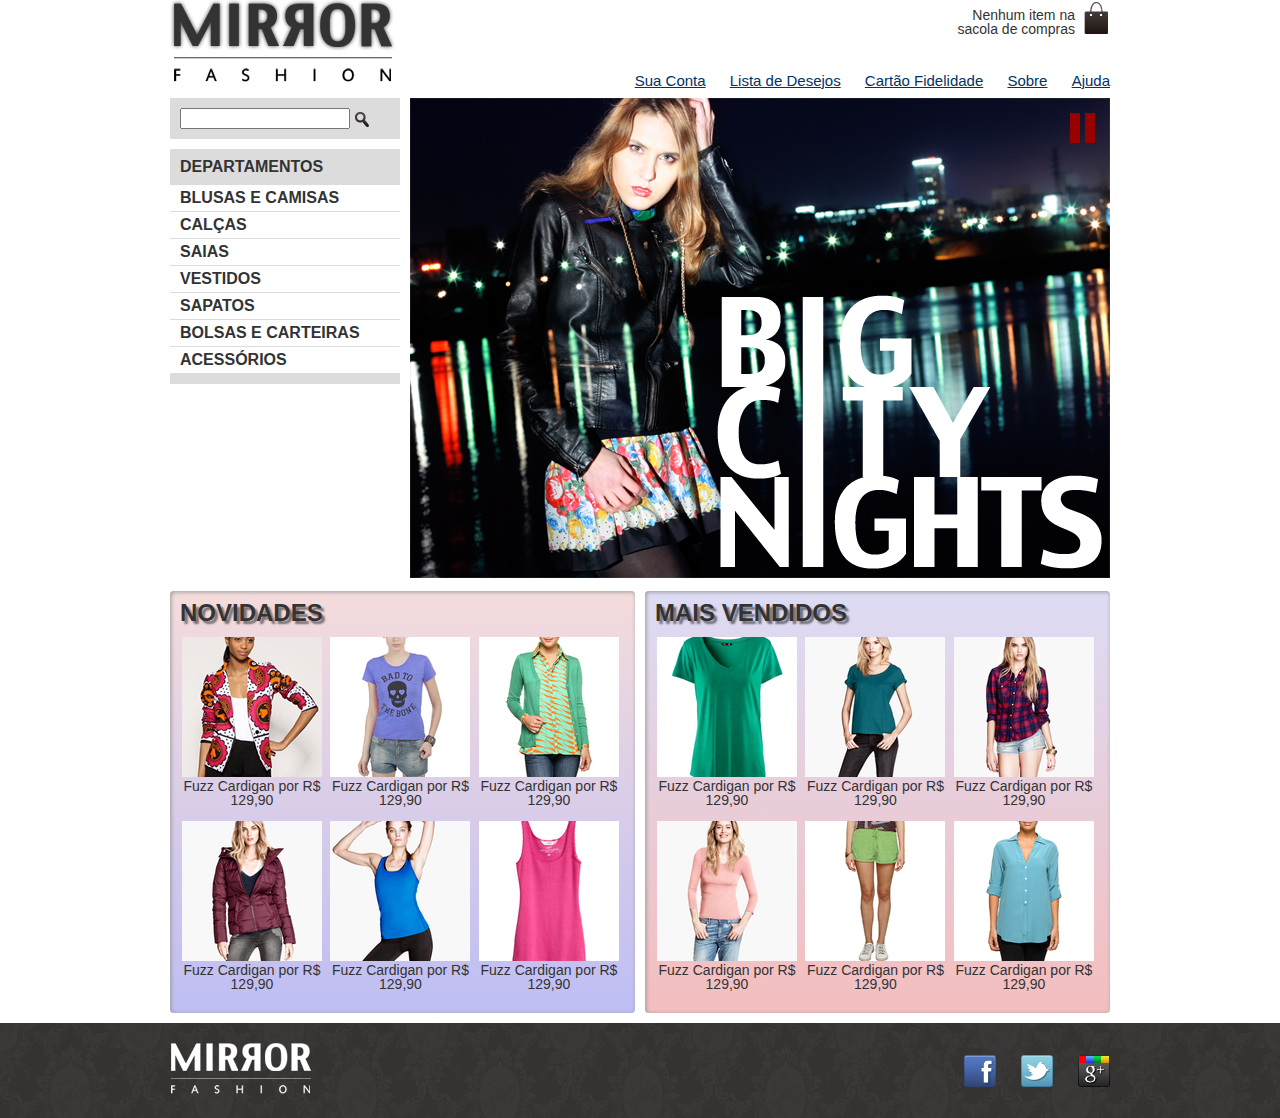
<file: index.html>
<!DOCTYPE html>

<html lang="pt-BR">

<head>
	<meta charset="UTF-8">
	<meta http-equiv="X-UA-Compatible" content="IE=edge">
	<meta name="viewport" content="width=device-width, initial-scale=1.0">
	<link rel="stylesheet" href="css/estilos.css">
	<link rel="stylesheet" href="css/reset_meyer.css">
	<link rel="stylesheet" href="css/mobile.css" media="(max-width: 939px)">
	<title>Mirror Fashion</title>
</head>

<body>
	<header class="container">
		<h1><img src="img/logo.png" alt="Mirror Fashion"></h1>
		
		<p class="sacola">
			Nenhum item na sacola de compras
		</p>
		
		<nav class="menu-opcoes">
			<ul>
				<li><a href="#">Sua Conta</a></li>
				<li><a href="#">Lista de Desejos</a></li>
				<li><a href="#">Cartão Fidelidade</a></li>
				<li><a href="sobre.html">Sobre</a></li>
				<li><a href="#">Ajuda</a></li>
			</ul>			
		</nav>
	</header>	
	
	<div class="container destaque">
	
		<section class="busca">
			<form>
				<input type="search">
				<input type="image" src="img/busca.png">
			</form>
		</section><!-- fim .busca -->
		
		<section class="menu-departamentos">
			<h2>Departamentos</h2>
			<nav>
				<ul>
					<li><a href="#">Blusas e Camisas</a>
						<ul>
							<li><a href="#">Manga curta</a></li>
							<li><a href="#">Manga comprida</a></li>
							<li><a href="#">Camisa social</a></li>
							<li><a href="#">Camisa casual</a></li>
						</ul>
					</li>
					<li><a href="#">Calças</a></li>
					<li><a href="#">Saias</a></li>
					<li><a href="#">Vestidos</a></li>
					<li><a href="#">Sapatos</a></li>
					<li><a href="#">Bolsas e Carteiras</a></li>
					<li><a href="#">Acessórios</a></li>
				</ul>
			</nav>
		</section><!-- fim .menu-departamentos -->
		
		<img src="img/destaque-home.png" alt="Promoção: Big City Night">
		<a href="#" class="pause"></a>
			
		<script src="js/home.js"></script>
	</div><!-- fim .container .destaque -->
	<div class="container paineis"><!-- os paineis de novidades e mais vendidos entrarão aqui dentro -->
		<section class="painel novidades">
			<h2>Novidades</h2>
			<ol>
				<!-- primeiro produto -->
				<li>
					<a href="produto.html">
						<figure>
							<img src="img/produtos/miniatura1.png">
							<figcaption>Fuzz Cardigan por R$ 129,90</figcaption>
						</figure>
					</a>					
				</li>
				<li>
					<a href="produto.html">
						<figure>
							<img src="img/produtos/miniatura2.png">
							<figcaption>Fuzz Cardigan por R$ 129,90</figcaption>
						</figure>
					</a>
				</li>
				<li>
					<a href="produto.html">
						<figure>
							<img src="img/produtos/miniatura3.png">
							<figcaption>Fuzz Cardigan por R$ 129,90</figcaption>
						</figure>
					</a>
				</li>
				<li>
					<a href="produto.html">
						<figure>
							<img src="img/produtos/miniatura4.png">
							<figcaption>Fuzz Cardigan por R$ 129,90</figcaption>
						</figure>
					</a>
				</li>
				<li>
					<a href="produto.html">
						<figure>
							<img src="img/produtos/miniatura5.png">
							<figcaption>Fuzz Cardigan por R$ 129,90</figcaption>
						</figure>
					</a>
				</li>
				<li>
					<a href="produto.html">
						<figure>
							<img src="img/produtos/miniatura6.png">
							<figcaption>Fuzz Cardigan por R$ 129,90</figcaption>
						</figure>
					</a>
				</li>
				<!-- coloque mais produtos aqui! -->
			</ol>
		</section>
		<section class="painel mais-vendidos">
			<h2>Mais Vendidos</h2>
			<ol>
				<li>
					<a href="produto.html">
						<figure>
							<img src="img/produtos/miniatura7.png">
							<figcaption>Fuzz Cardigan por R$ 129,90</figcaption>
						</figure>
					</a>
				</li>
				<li>
					<a href="produto.html">
						<figure>
							<img src="img/produtos/miniatura8.png">
							<figcaption>Fuzz Cardigan por R$ 129,90</figcaption>
						</figure>
					</a>
				</li>
				<li>
					<a href="produto.html">
						<figure>
							<img src="img/produtos/miniatura9.png">
							<figcaption>Fuzz Cardigan por R$ 129,90</figcaption>
						</figure>
					</a>
				</li>
				<li>
					<a href="produto.html">
						<figure>
							<img src="img/produtos/miniatura10.png">
							<figcaption>Fuzz Cardigan por R$ 129,90</figcaption>
						</figure>
					</a>
				</li>
				<li>
					<a href="produto.html">
						<figure>
							<img src="img/produtos/miniatura11.png">
							<figcaption>Fuzz Cardigan por R$ 129,90</figcaption>
						</figure>
					</a>
				</li>
				<li>
					<a href="produto.html">
						<figure>
							<img src="img/produtos/miniatura12.png">
							<figcaption>Fuzz Cardigan por R$ 129,90</figcaption>
						</figure>
					</a>
				</li>
			</ol>
		</section>
	</div>
	<footer>
		<div class="container">
			<img src="img/logo-rodape.png" alt="Logo Mirror Fashion">
			<ul class="social">
				<li><a href="http://facebook.com/mirrorfashion">Facebook</a></li>
				<li><a href="http://twitter.com/mirrorfashion">Twitter</a></li>
				<li><a href="http://plus.google.com/mirrorfashion">Google+</a></li>
			</ul>
		</div>
	</footer>
</body>
</html>
</file>
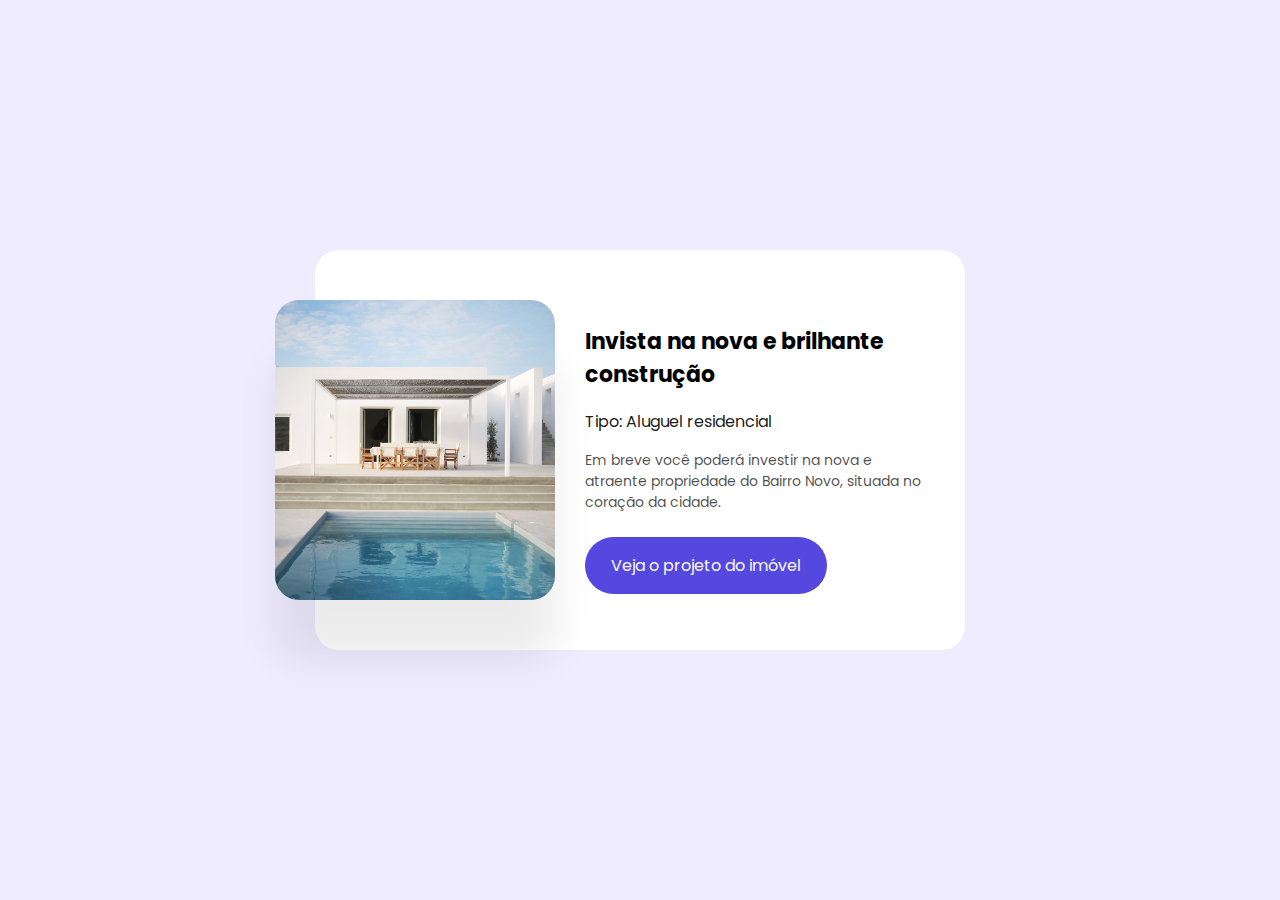
<file: desafios/card-1/index.html>
<!DOCTYPE html>
<html lang="pt-BR">
  <head>
    <meta charset="UTF-8" />
    <meta http-equiv="X-UA-Compatible" content="IE=edge" />
    <meta name="viewport" content="width=device-width, initial-scale=1.0" />
    <title>Card 1</title>
    <link rel="stylesheet" href="styles.css" />
    <link rel="preconnect" href="https://fonts.googleapis.com" />
    <link rel="preconnect" href="https://fonts.gstatic.com" crossorigin />
    <link
      href="https://fonts.googleapis.com/css2?family=Poppins:wght@300;400;500&display=swap"
      rel="stylesheet"
    />
  </head>
  <body>
    <div class="card">
      <img src="image.jpeg" />
      <div>
        <h2>Invista na nova e brilhante construção</h2>
        <h3>Tipo: Aluguel residencial</h3>
        <p>
          Em breve você poderá investir na nova e atraente propriedade do Bairro Novo, 
          situada no coração da cidade.
        </p>
        <button>Veja o projeto do imóvel</button>
      </div>
    </div>
  </body>
</html>
</file>
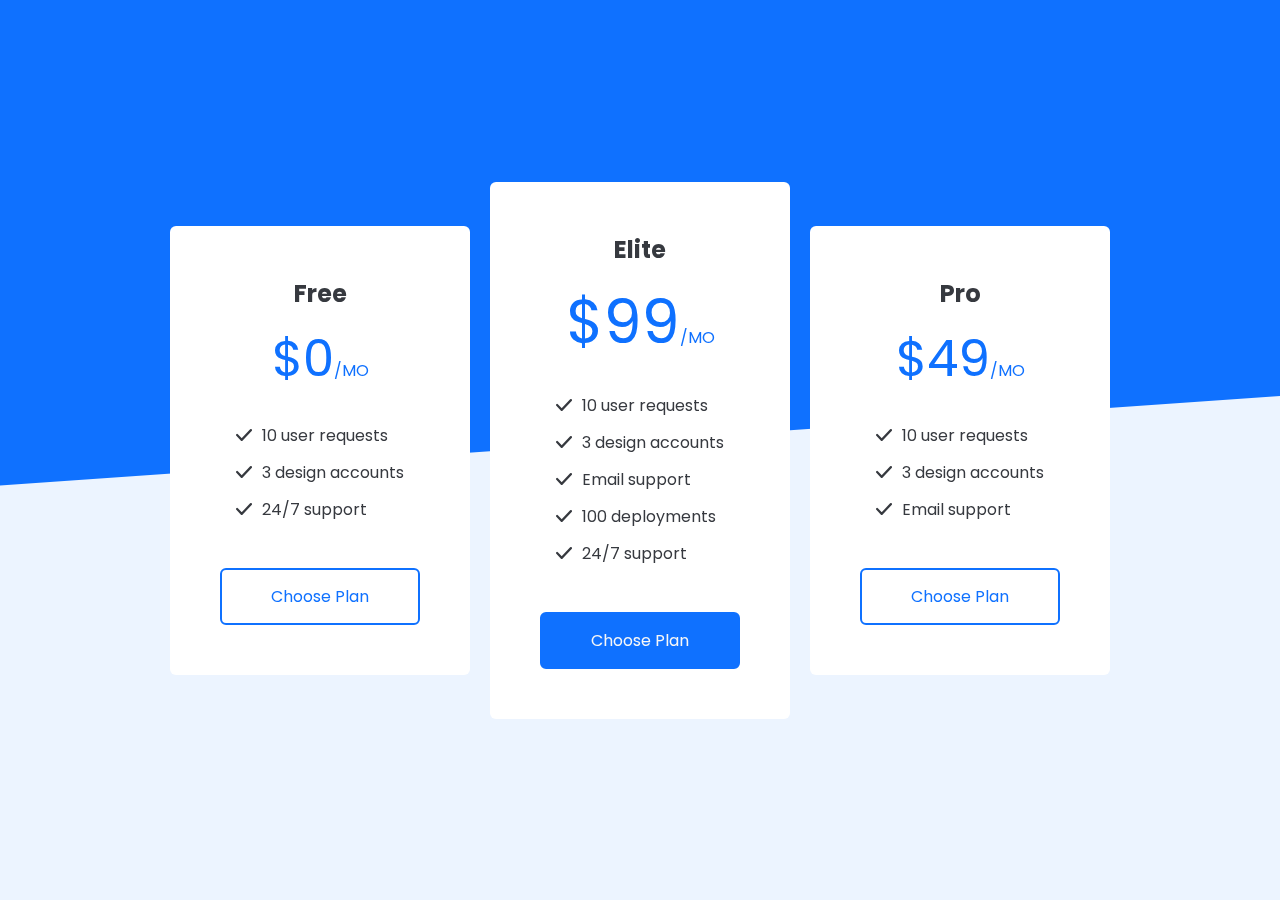
<file: desafios/card-2/index.html>
<!DOCTYPE html>
<html lang="pt-BR">
  <head>
    <meta charset="UTF-8" />
    <meta http-equiv="X-UA-Compatible" content="IE=edge" />
    <meta name="viewport" content="width=device-width, initial-scale=1.0" />
    <title>Card 2</title>
    <link rel="stylesheet" href="styles.css" />
    <link rel="preconnect" href="https://fonts.googleapis.com" />
    <link rel="preconnect" href="https://fonts.gstatic.com" crossorigin />
    <link
      href="https://fonts.googleapis.com/css2?family=Poppins:wght@300;400;500&display=swap"
      rel="stylesheet"
    />
  </head>
  <body>
    <div class="background"></div>
    <article class="card">
      <h2>Free</h2>
      <var><abbr>$</abbr>0<small>/MO</small></var>
      <ul>
        <li>
          <img src="check.svg" />
          <p>10 user requests</p>
        </li>
        <li>
          <img src="check.svg" />
          <p>3 design accounts</p>
        </li>
        <li>
          <img src="check.svg" />
          <p>24/7 support</p>
        </li>
      </ul>
      <button>Choose Plan</button>
    </article>
    <article class="card primary">
      <h2>Elite</h2>
      <var><abbr>$</abbr>99<small>/MO</small></var>
      <ul>
        <li>
          <img src="check.svg" />
          <p>10 user requests</p>
        </li>
        <li>
          <img src="check.svg" />
          <p>3 design accounts</p>
        </li>
        <li>
          <img src="check.svg" />
          <p>Email support</p>
        </li>
        <li>
          <img src="check.svg" />
          <p>100 deployments</p>
        </li>
        <li>
          <img src="check.svg" />
          <p>24/7 support</p>
        </li>
      </ul>
      <button class="primary">Choose Plan</button>
    </article>
    <article class="card">
      <h2>Pro</h2>
      <var><abbr>$</abbr>49<small>/MO</small></var>
      <ul>
        <li>
          <img src="check.svg" />
          <p>10 user requests</p>
        </li>
        <li>
          <img src="check.svg" />
          <p>3 design accounts</p>
        </li>
        <li>
          <img src="check.svg" />
          <p>Email support</p>
        </li>
      </ul>
      <button>Choose Plan</button>
    </article>
  </body>
</html>
</file>
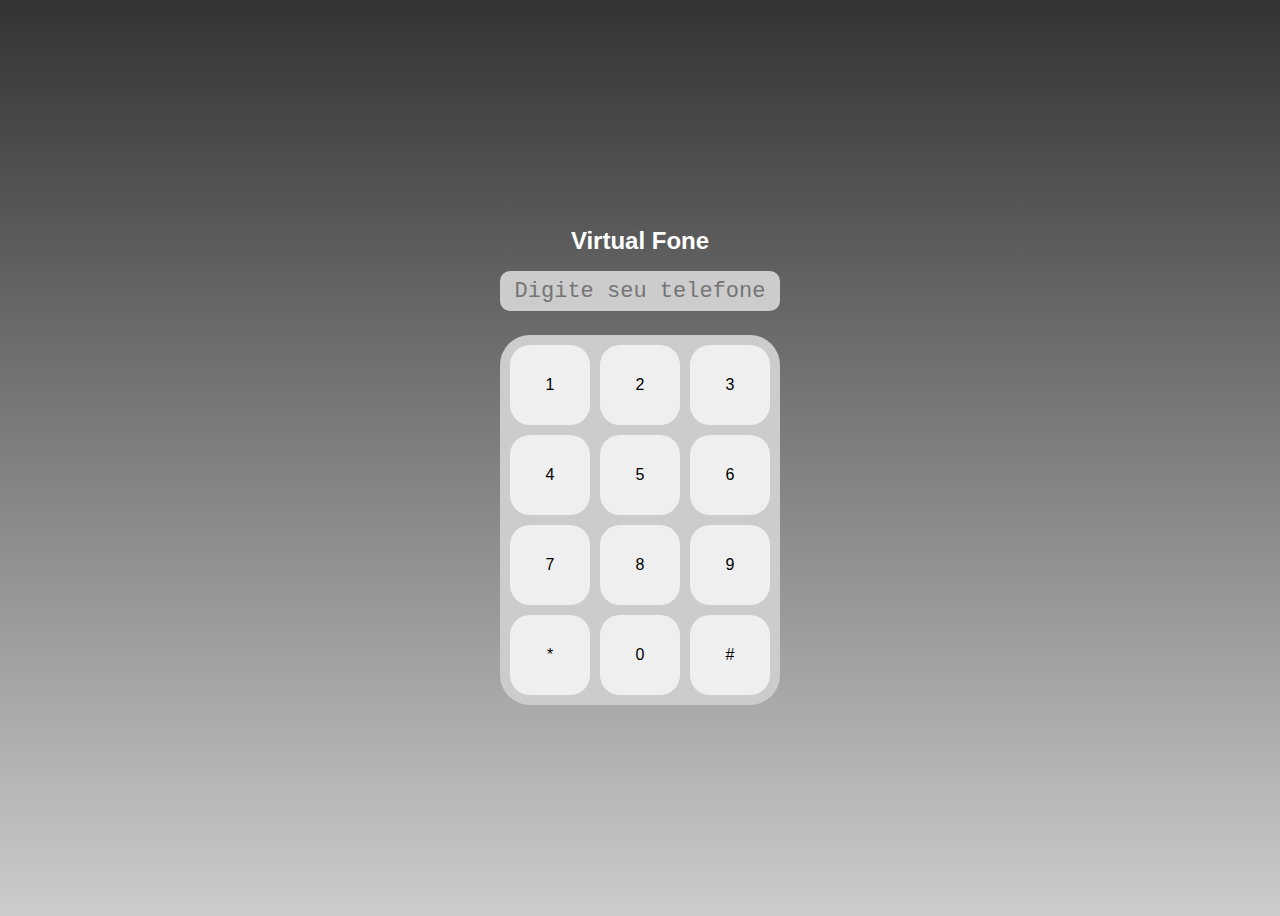
<file: desafios/virtual-fone/index.html>
<!DOCTYPE html>
<html lang="pt-BR">
<head>
    <meta charset="UTF-8">
    <meta http-equiv="X-UA-Compatible" content="IE=edge">
    <meta name="viewport" content="width=device-width, initial-scale=1.0">
    <link rel="stylesheet" href="estilo.css">
    <title>Virtual Fone</title>    
</head>
<body>
    <h1>Virtual Fone</h1>
    <input type="tel" placeholder="Digite seu telefone">
     <section class="teclado">
        <input type="button" value="1">
        <input type="button" value="2">
        <input type="button" value="3">
        <input type="button" value="4">
        <input type="button" value="5">
        <input type="button" value="6">
        <input type="button" value="7">
        <input type="button" value="8">
        <input type="button" value="9">
        <input type="button" value="*">
        <input type="button" value="0">
        <input type="button" value="#">        
      </section> 
      <script src="main.js"></script>     
</body>
</html>
</file>
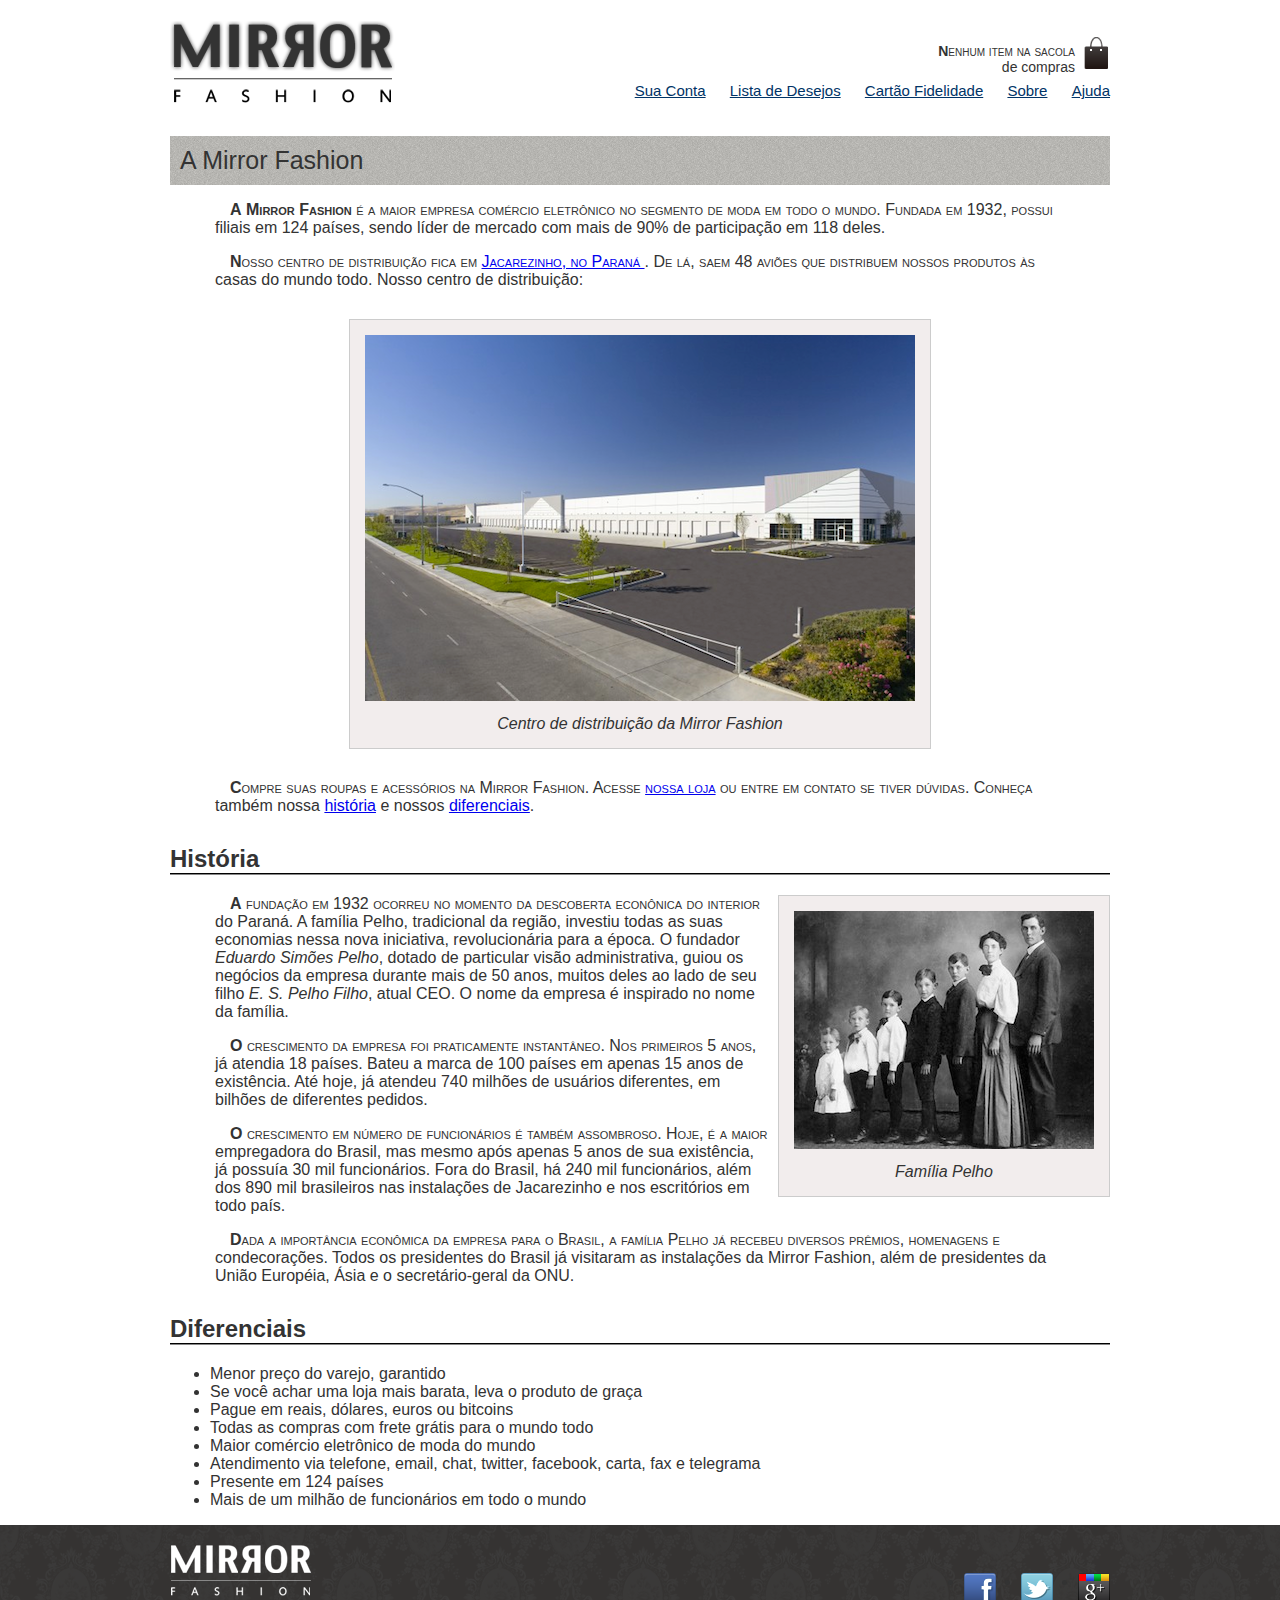
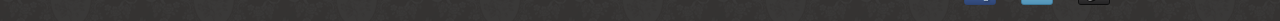
<file: sobre.html>
﻿<!DOCTYPE html>

<html lang="pt-BR">
	<head>
		<meta charset="UTF-8">
		<meta http-equiv="X-UA-Compatible" content="IE=edge">
		<meta name="viewport" content="width=device-width, initial-scale=1.0">
		<link rel="stylesheet" href="css/sobre.css">
		<link rel="stylesheet" href="css/estilos.css">
		<link rel="stylesheet" href="css/mobile_sobre.css" media="(max-width: 939px)">
		<title>Sobre a Mirror Fashion</title>		
	</head>
	<body>
		<!-- Início merge !-->
		<header class="container">
			<h1><img src="img/logo.png" alt="Mirror Fashion"></h1>
			
			<p class="sacola">
				Nenhum item na sacola de compras
			</p>
			
			<nav class="menu-opcoes">
				<ul>
					<li><a href="#">Sua Conta</a></li>
					<li><a href="#">Lista de Desejos</a></li>
					<li><a href="#">Cartão Fidelidade</a></li>
					<li><a href="sobre.html">Sobre</a></li>
					<li><a href="#">Ajuda</a></li>
				</ul>			
			</nav>
		</header>	
		<!-- Fim merge !-->
		<article class="container"> <!-- div para conteúdo principal com a classe container!-->
			
			<section class="sobre">
			
				<div class="titulo">A Mirror Fashion</div>			
				<p>A <strong>Mirror Fashion</strong> é a maior empresa comércio eletrônico no segmento de moda em todo o mundo.
				Fundada em 1932, possui filiais em 124 países, sendo líder de mercado com mais de 90% de
				participação em 118 deles.</p>
				
				<p>Nosso centro de distribuição fica em <a href="https://maps.google.com.br/?q=Jacarezinho">Jacarezinho, no Paraná </a>. De lá, saem 48 aviões que distribuem
				nossos produtos às casas do mundo todo. Nosso centro de distribuição:</p>
				<!-- Imagem com HTML 5 -->
				<figure id="centro-distribuicao">
					<img src="img/centro-distribuicao.png">
					<figcaption>Centro de distribuição da Mirror Fashion</figcaption>
				</figure>
				
				<p>Compre suas roupas e acessórios na Mirror Fashion. Acesse <a href="index.html">nossa loja</a> ou entre em contato se tiver 
				dúvidas. Conheça também nossa <a href="#historia">história</a> e nossos <a href="#diferenciais">diferenciais</a>.</p>
				
			</section>			
			
			<section class="historia">
				<h2 id="historia">História</h2>
				
				<figure id="familia-pelho">
					<img src="img/familia-pelho.jpg">
					<figcaption>Família Pelho</figcaption>
				</figure>
				
				<p>A fundação em 1932 ocorreu no momento da descoberta econônica do interior do Paraná. A 
				família Pelho, tradicional da região, investiu todas as suas economias nessa nova iniciativa, 
				revolucionária para a época. O fundador <em>Eduardo Simões Pelho</em>, dotado de particular visão 
				administrativa, guiou os negócios da empresa durante mais de 50 anos, muitos deles ao lado 
				de seu filho <em>E. S. Pelho Filho</em>, atual CEO. O nome da empresa é inspirado no nome da família.</p>

				<p>O crescimento da empresa foi praticamente instantâneo. Nos primeiros 5 anos, já atendia 18 países. 
				Bateu a marca de 100 países em apenas 15 anos de existência. Até hoje, já atendeu 740 milhões 
				de usuários diferentes, em bilhões de diferentes pedidos.</p>

				<p>O crescimento em número de funcionários é também assombroso. Hoje, é a maior empregadora do 
				Brasil, mas mesmo após apenas 5 anos de sua existência, já possuía 30 mil funcionários. Fora do 
				Brasil, há 240 mil funcionários, além dos 890 mil brasileiros nas instalações de Jacarezinho e 
				nos escritórios em todo país.</p>

				<p>Dada a importância econômica da empresa para o Brasil, a família Pelho já recebeu diversos prêmios, 
				homenagens e condecorações. Todos os presidentes do Brasil já visitaram as instalações da Mirror 
				Fashion, além de presidentes da União Européia, Ásia e o secretário-geral da ONU.</p>
			</section>
			
			<section class="diferenciais">
				<h2 id="diferenciais">Diferenciais</h2>			
				<ul>
					<li>Menor preço do varejo, garantido</li>
					<li>Se você achar uma loja mais barata, leva o produto de graça</li>
					<li>Pague em reais, dólares, euros ou bitcoins</li>
					<li>Todas as compras com frete grátis para o mundo todo</li>
					<li>Maior comércio eletrônico de moda do mundo</li>
					<li>Atendimento via telefone, email, chat, twitter, facebook, carta, fax e telegrama</li>
					<li>Presente em 124 países</li>
					<li>Mais de um milhão de funcionários em todo o mundo</li>
				</ul>
			</section>
		</article>
		<!-- Início merge rodape !-->
		<footer>
			<div class="container">
				<img src="img/logo-rodape.png" alt="Logo Mirror Fashion">
				<ul class="social">
					<li><a href="http://facebook.com/mirrorfashion">Facebook</a></li>
					<li><a href="http://twitter.com/mirrorfashion">Twitter</a></li>
					<li><a href="http://plus.google.com/mirrorfashion">Google+</a></li>
				</ul>
			</div>
		</footer>
		<!-- Fim merge rodape !-->
	</body>
</html>
</file>
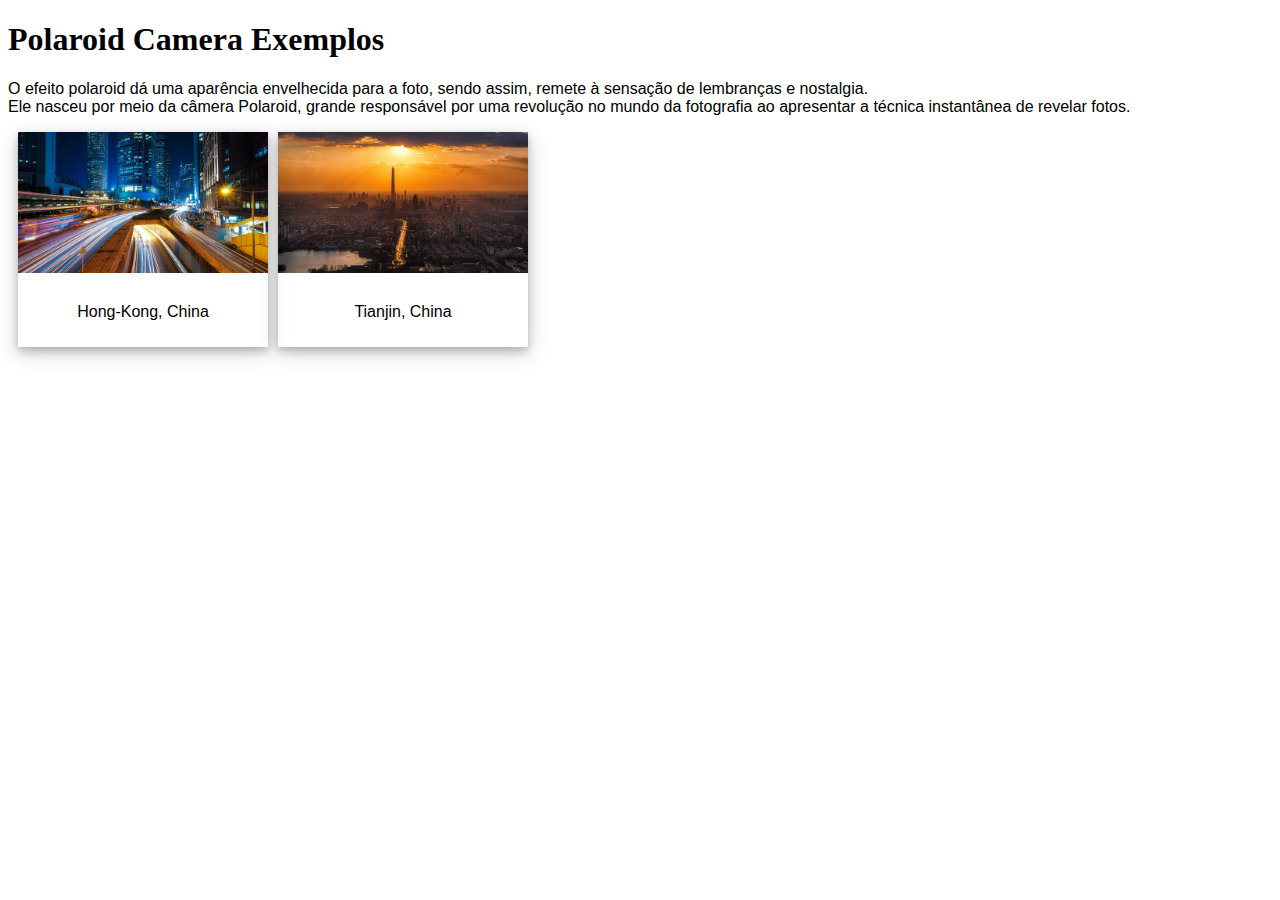
<file: desafios/polaroid.html>
<!DOCTYPE html>
<html lang="pt-BR">
<head>
    <meta charset="UTF-8">
    <meta http-equiv="X-UA-Compatible" content="IE=edge">
    <meta name="viewport" content="width=device-width, initial-scale=1.0">
    <link rel="stylesheet" href="estilo.css">
    <title>Polaroid</title>
</head>
<body>
        <h1>Polaroid Camera Exemplos</h1>
        
        <p>O efeito polaroid dá uma aparência envelhecida para a foto, sendo assim, remete à sensação de lembranças e nostalgia. 
        <br> Ele nasceu por meio da câmera Polaroid, grande responsável por uma revolução no mundo da fotografia ao apresentar a técnica instantânea de revelar fotos.</p>
        
        <div class="polaroid">
          <img src="img/hong-kong.jpg" alt="Hong-Kong">
          <div class="container">
            <p>Hong-Kong, China</p>
          </div>
        </div>
        
        <div class="polaroid">
          <img src="img/tianjin.jpg" alt="Tianjin">
          <div class="container">
            <p>Tianjin, China</p>
          </div>
        </div>  
        
</body>
</html>
</file>
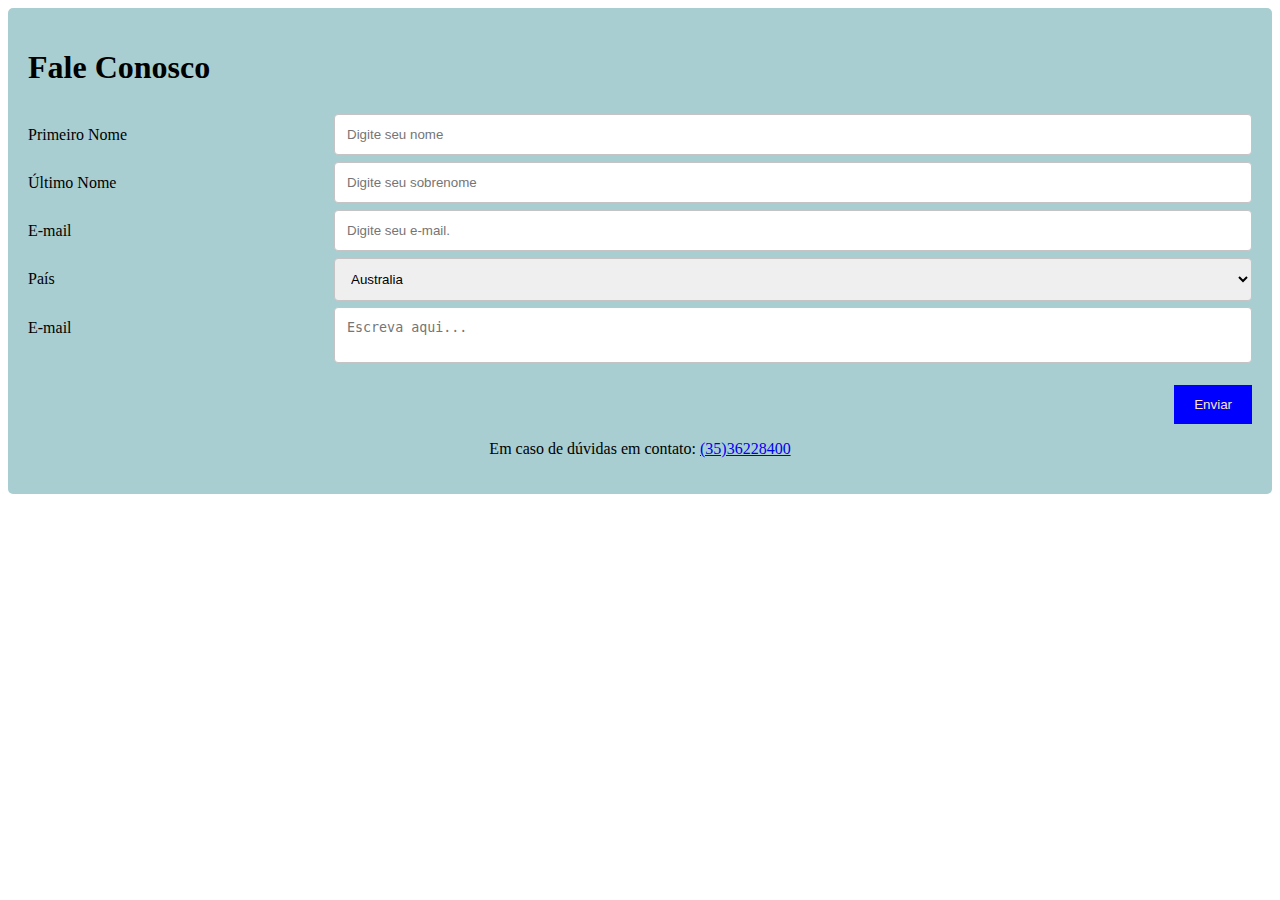
<file: forms/fale_conosco.html>
<!DOCTYPE html>
<html lang="pt-BR">

<head>
    <meta charset="UTF-8">
    <meta http-equiv="X-UA-Compatible" content="IE=edge">
    <meta name="viewport" content="width=device-width, initial-scale=1.0">
    <link rel="stylesheet" href="css/estilo.css">
    <title>Fale Conosco</title>
</head>

<body>
    <div class="container">
        <header>
            <h1>Fale Conosco</h1>
        </header>
        <form action="">
            <div class="row">
                <div class="col-25">
                    <label for="fname">Primeiro Nome</label>
                </div>
                <div class="col-75">
                    <input type="text" name="firstname" id="fname" required="true" placeholder="Digite seu nome">
                </div>
            </div>
            <div class="row">
                <div class="col-25">
                    <label for="lastname">Último Nome</label>
                </div>
                <div class="col-75">
                    <input type="text" name="lname" id="lastname" required="true" placeholder="Digite seu sobrenome">
                </div>
            </div>
            <div class="row">
                <div class="col-25">
                    <label for="email">E-mail</label>
                </div>
                <div class="col-75">
                    <input type="email" name="email" id="email" required="true" placeholder="Digite seu e-mail.">
                </div>
            </div>
            <div class="row">
                <div class="col-25">
                    <label for="country">País</label>
                </div>
                <div class="col-75">
                    <select name="country" id="country">
                        <option value="australia">Australia</option>
                        <option value="brasil">Brasil</option>
                        <option value="usa">USA</option>
                        <option value="argentina">Argentina</option>
                    </select>
                </div>
            </div>
            <div class="row">
                <div class="col-25">
                    <label for="subject">E-mail</label>
                </div>
                <div class="col-75">
                    <textarea name="subject" id="subject" placeholder="Escreva aqui..."></textarea>
                </div>
            </div>
            <br>
            <div class="row">
                <input type="submit" value="Enviar">
            </div>
        </form>
        <footer>
            <p>Em caso de dúvidas em contato:
                <a href="tel:+553536228400">(35)36228400</a>
            </p>
        </footer>
    </div>
</body>

</html>
</file>
<file: css/estilos.css>
﻿.sacola {
	background: url(../img/sacola.png) no-repeat top right;

	font-size: 14px;
	padding-right: 35px;
	padding-top: 8px;
	text-align: right;
	width: 140px;

	position: absolute;
	top: 0;
	right: 0;
}

.menu-opcoes {
	position: absolute;
	bottom: 0;
	right: 0;
}

.menu-opcoes ul {
	font-size: 15px;
}

.menu-opcoes ul li {
	display: inline;
	margin-left: 20px;
}

.menu-opcoes a {
	color: #003366;
}

.container {
	margin: 0 auto;
	width: 940px;
}

header {
	position: relative;
}

body {
	color: #333333;
	font-family: "Lucida Sans Unicode", "Lucida Grande", sans-serif;
}

.busca,
.menu-departamentos {
	background-color: #dcdcdc;
	font-weight: bold;
	text-transform: uppercase;
	margin-right: 10px;
	width: 230px;

	float: left;
}

.menu-departamentos {
	clear: left;
	/* Não permite que a classe busca flutue a esquerda */

	margin-top: 10px;
	padding-bottom: 10px;
}

.busca h2,
.busca form,
.menu-departamentos h2 {
	margin: 10px;
}

.menu-departamentos li {
	background-color: white;
	margin-bottom: 1px;
	padding: 5px 10px;
}

.menu-departamentos a {
	color: #333333;
	text-decoration: none;
}

.busca input {
	vertical-align: middle;
}

.busca input[type=search] {
	width: 170px;
}

.destaque {
	margin-top: 10px;
	position: relative;
}

.painel {
	margin: 10px 0;
	padding: 10px;
	width: 445px;
	border-radius: 4px;
	box-shadow: inset 1px 1px 4px #999;
}

.novidades {
	float: left;
	background-color: #f5dcdc;
	background: linear-gradient(#f5dcdc, #bebef4);
}

.mais-vendidos {
	float: right;
	background-color: #dcdcf5;
	background: linear-gradient(#dcdcf5, #f4bebe);
}

.painel li {
	display: inline-block;
	vertical-align: top;
	width: 140px;
	margin: 2px;
	padding-bottom: 10px;
	transition: 0.7s ease-out;
}

.painel h2 {
	font-size: 24px;
	font-weight: bold;
	text-transform: uppercase;
	margin-bottom: 10px;
	text-shadow: 3px 3px 2px rgba(0, 0, 0, 0.5);
}

.painel a {
	color: #333;
	font-size: 14px;
	text-align: center;
	text-decoration: none;
}

footer {
	background-image: url(../img/fundo-rodape.png);
	clear: both;
	padding: 20px 0;
}

footer .container {
	position: relative;

}

.social a {
	/* tamanho da imagem */
	height: 32px;
	width: 32px;
	/* image replacement */
	display: block;
	text-indent: -9999px;
}

.social a[href*="facebook.com"] {
	background-image: url(../img/facebook.png);
}

.social a[href*="twitter.com"] {
	background-image: url(../img/twitter.png);
}

.social a[href*="plus.google.com"] {
	background-image: url(../img/googleplus.png);
}

.social {
	position: absolute;
	top: 12px;
	right: 0;

}

.social li {
	float: left;
	margin-left: 25px;
}

.menu-opcoes a:hover {
	color: #007dc6;
}

.menu-opcoes a:active {
	color: red;
}

.menu-departamentos li ul {
	display: none;
}

.menu-departamentos li:hover ul {
	display: block;
}

.menu-departamentos ul ul li {
	background-color: #dcdcdc;
}

.menu-departamentos li li a:before {
	content: '- ';
}

.painel li:hover {
	background-color: rgba(255, 255, 255, 0.8);
	box-shadow: 0 0 5px #333;
	transition: 0.7s ease-in;
	transform: scale(1.2) rotate(-5deg);
}

.painel li:nth-child(2n):hover {
	transform: scale(1.2) rotate(5deg);
}

.pause,
.play {
	display: block;
	position: absolute;
	right: 15px;
	top: 15px;
}
.pause {
	border-left: 10px solid #900;
	border-right: 10px solid #900;
	height: 30px;
	width: 5px;
}
.play {
	border-left: 25px solid #900;
	border-bottom: 15px solid transparent;
	border-top: 15px solid transparent;
}
</file>
<file: css/mobile.css>
.container {
	width: 96%;
}
header h1 {
	text-align: center;
}
header h1 img {
	max-width: 50%;
}
.sacola {
	display: none;
}
.menu-opcoes {
	position: static;
	text-align: center;
}
.menu-opcoes ul li {
	display: inline-block;
	margin: 5px;
}
.busca,
.menu-departamentos,
.destaque img {
	margin-right: 0;
	width: 100%;
}
.painel {
	width: auto;
}
.painel li {
	width: 30%;
}
.painel img {
	width: 100%;
}
.pause,
.play {
	display: none;
}
/*usar 2 colunas no nosso menu quando chegarmos em 480px (um iPhone em
paisagem)*/
@media (min-width: 480px) {
	header h1 {
		margin: 5px 0;
	}
	.menu-departamentos {
		padding-bottom: 10px;
		margin-bottom: 10px;
	}
	/* Seletor de filho direto (>) vai pegar só a ul principal, filho direto 
	de nav e não os netos */
	.menu-departamentos nav > ul {
		-webkit-column-count: 2;
		-moz-column-count: 2;
		column-count: 2;
	}
}

@media (min-width: 720px) {
	header h1 {
		text-align: left;
	}
	.menu-opcoes {
		position: absolute;
	}
	.sacola {
		display: block;
	}
	.painel li {
		width: 15%;
	}
	.busca, .menu-departamentos {
		margin-right: 1%;
		width: 30%;
	}
	.menu-departamentos nav > ul {
		-webkit-column-count: 1;
		-moz-column-count: 1;
		column-count: 1;
	}
	.destaque img {
		width: 69%;
	}
}
</file>
<file: desafios/card-1/styles.css>
body,
html {
  height: 100%;
}

* {
  box-sizing: border-box;
}

body {
  display: flex;
  align-items: center;
  justify-content: center;
  margin: 0;
  background: #efecff;
  background-size: 16px 16px;
  font-family: "Euclid Circular A", "Poppins";
}

.card {
  display: flex;
  align-items: center;
  width: 75vw;
  max-width: 650px;
  padding: 50px 30px 50px 20px;
  background: #ffffff;
  border-radius: 24px;
}

.card img {
  max-width: 280px;
  width: 28vw;
  height: 300px;
  object-fit: cover;
  margin-left: -60px;
  margin-right: 30px;
  border-radius: inherit;
  box-shadow: 0 60px 40px rgb(0 0 0 / 8%);
}

.card h2 {
  font-size: 22px;
  margin-right: 30px;
}

.card h3 {
  font-size: 16px;
  font-weight: 400;
  color: rgb(0 0 0 / 90%);
}

.card p {
  font-size: 14px;
  font-weight: 400;
  color: rgb(0 0 0 / 70%);
  margin-bottom: 24px;
}

.card button {
  border: 0;
  background: linear-gradient(90deg, #5448de, #5448de);
  color: #f8f8f8;
  font-family: inherit;
  padding: 16px 26px;
  font-size: 16px;
  border-radius: 40px;
}

@media (width <= 740px) {
  .card {
    margin: 0 40px;
    padding-left: 50px;
    padding-right: 50px;
    width: 100%;
    text-align: center;
    flex-direction: column;
  }

  .card h2 {
    margin-right: 0;
    font-size: 26px;
  }

  .card img {
    margin: -100px 0 30px 0;
    width: 100%;
    max-width: 1000px;
  }
}
</file>
<file: desafios/card-2/styles.css>
* {
  box-sizing: border-box;
}

body {
  display: flex;
  align-items: center;
  justify-content: center;
  flex-direction: column;
  gap: 20px;
  padding: 60px 0;
  margin: 0;
  color: #36393f;
  background: #ecf4ff;
  background-size: 16px 16px;
  font-family: "Euclid Circular A", "Poppins";
}

.background {
  position: fixed;
  z-index: -1;
  top: -100px;
  left: -100px;
  right: -100px;
  height: 60vh;
  rotate: -4deg;
  background: #0f71ff;
}

.card {
  display: grid;
  place-items: center;
  gap: 10px;
  order: 2;
  width: 75%;
  margin: 0 auto;
  border-radius: 6px;
  padding: 50px;
  background: #ffffff;
  font-size: 125%;
}

.card.primary {
  order: 1;
}

.card.primary var {
  font-size: 60px;
}

@media (width >= 660px) {
  .card {
    width: 60vw;
  }
}

@media (width >= 960px) {
  body {
    padding: 0;
    flex-direction: row;
  }

  body,
  html {
    height: 100%;
  }

  .card {
    width: 300px;
    max-width: 300px;
    margin: 0;
    font-size: 100%;
  }

  .card.primary {
    order: 2;
  }
}

p,
h2 {
  margin: 0;
}

.card var {
  color: #0f71ff;
  font-weight: 400;
  font-size: 50px;
  font-style: normal;
  margin-bottom: 10px;
}

.card var small {
  font-size: 16px;
}

ul {
  list-style: none;
  padding: 0;
  margin: 0 0 30px;
}

ul li {
  display: flex;
  gap: 10px;
  align-items: center;
  padding: 6px 0;
}

ul li img {
  width: 16px;
}

.card button {
  display: grid;
  place-items: center;
  min-width: 200px;
  padding: 14px 0;
  border-radius: 6px;
  border: 2px solid #0f71ff;
  background: transparent;
  color: #0f71ff;
  font-size: inherit;
  font-family: inherit;
}

.card button.primary {
  background: #0f71ff;
  color: #f7f7f7;
}
</file>
<file: desafios/virtual-fone/estilo.css>
* {
    box-sizing: border-box;
  }
  
  body {
    display: flex;
    justify-content: center;
    align-items: center;
    flex-direction: column;
  
    background-image: linear-gradient(to top, rgba(0,0,0,0.2), rgba(0,0,0,0.8));
    min-height: 100vh;  

  }
  
  input {
    border: none;
    color: inherit;
    font-size: inherit;
    font-weight: inherit;
    font-family: inherit;
  }
  
  h1 {
    font-family: 'Montserrat', sans-serif;
    font-size: 24px;
    color: #fff;
  }
  
  .teclado {
    display: grid;
    grid-template-columns: repeat(3, 1fr);
    gap: 10px; 
  
    background-color: #cccccc;
    border-radius: 30px;
  
    padding: 10px;    
  }
  
  input[type=button] {
    border-radius: 20px;
    cursor: pointer;
    font-family: 'Montserrat', sans-serif;
    height: 80px;
    width: 80px;   
  }

  input[type=button]:hover{
    box-shadow: 0 4px 8px 0 rgba(0, 0, 0, 0.5);
    font-weight: bold;
  }
  
  input[type=tel] {
    background-color: #cccccc;
    border-radius: 10px;
    font-family: monospace;
    font-size: 22px;
    height: 40px;
    margin-bottom: 24px;
    padding: 10px;
    text-align: center;
    width: 280px;
  }
</file>
<file: css/sobre.css>
/*body{
	color: #333333;
	font-family: "Lucida Sans Unicode", "Lucida Grande", sans-serif;
	margin-left: auto;
	margin-right: auto;
	width: 940px
}Substituido pelo contanier*/
body{
	margin: 0;	
}

.titulo{ /*Substituindo o H1*/
	background-image: url(../img/sobre-background.jpg);	
	padding: 10px;
	font-size: 25px;
}
h2{
	border-bottom: 2px groove #333333;
	margin-top: 30px;
}
figure{
	background-color: #F2EDED;
	border: 1px solid #ccc;
	text-align: center;
	padding: 15px;
	margin: 30px;
}
figcaption{
	font-style: italic;
	margin-top: 10px;
}
p{
	padding: 0 45px;
	text-indent: 15px;
}

#centro-distribuicao{
	margin-left: auto;
	margin-right: auto;	
	width: 550px;
}
#rodape {
	color: #777;
	margin: 30px 0;
	padding: 30px 0;
}
#rodape img {
	margin-right: 30px;
	vertical-align: middle;
	width: 94px;
}
#familia-pelho {
	float: right;
	margin: 0 0 10px 10px;	
}

p:first-letter{
	font-weight: bold;
}

h1 + p{
	text-indent: 0;
}

p:first-line{
	font-variant: small-caps;
}
</file>
<file: css/mobile_sobre.css>
.container {
	width: 96%;
	margin: 0;
	padding: 0;
	border: 0;
	outline: 0;
}

figure{
	text-align: center;
}

header h1 {
	text-align: center;
}
header h1 img {
	max-width: 50%;
}
.sacola {
	display: none;
}
.menu-opcoes {
	position: static;
	text-align: center;
	margin: 0;
	padding: 0;
	
}
.menu-opcoes ul{
	margin: 0;
	padding: 0;
	border: 0;
	outline: 0;
}
.menu-opcoes ul li {
	display: inline;
	margin: 0;
	padding: 5px;
	
}

p{
	padding: 0;
	text-indent: 0;
}
#centro-distribuicao img{
	width: 100%;
}
#centro-distribuicao {
	margin: 0;
	padding: 0;
	width: 100%;
}
#familia-pelho {
	float: right;
	margin: 0;
	padding: 0;	
}
#familia-pelho img{
	width: 100%;
}
</file>
<file: desafios/estilo.css>
p {
    font-family: Arial, Helvetica, sans-serif
}

div.polaroid {
    width: 250px;
    box-shadow: 0 4px 8px 0 rgba(0, 0, 0, 0.2),
                         0 6px 20px 0 rgba(0, 0, 0, 0.19);
    text-align: center;
    float: left;
    margin-left: 10px;
}

div.container {
    padding: 10px;
}

div.polaroid img {
    width: 100%;    
}

div.polaroid img:hover {
    opacity: 0.8;
    filter:sepia(100%);    
}

div.container:hover {
    font-weight: bold;
}
</file>
<file: forms/css/estilo.css>
* {
    box-sizing: border-box;
}

input[type=text], input[type=email], select, textarea{
    width: 100%;
    padding: 12px;
    border: 1px solid #c5c3c3;
    border-radius: 4px;
    resize: none;
}

input[type=submit]{
    float: right;
    padding: 12px 20px;
    border: none;
    background-color: blue;
    color: bisque;
    cursor: pointer;
}

input[type=submit]:hover{
    background-color: rgba(80, 80, 234, 0.776);
    text-decoration: underline;
}

label{
    padding: 12px 12px 12px 0;
    display: inline-block;
}

.container {
    background-color: #a8ced2;
    padding: 20px;
    font-family: 'Times New Roman', Times, serif;
    border-radius: 5px;
}

.col-25{
    float: left;
    width: 25%;
    margin-top: 6px;
}

.col-75{
    float: left;
    width: 75%;
    margin-top: 6px;
}

.row::after{
    content: "";
    display: table;
    clear: both;
}

footer{
    text-align: center;
}
</file>
